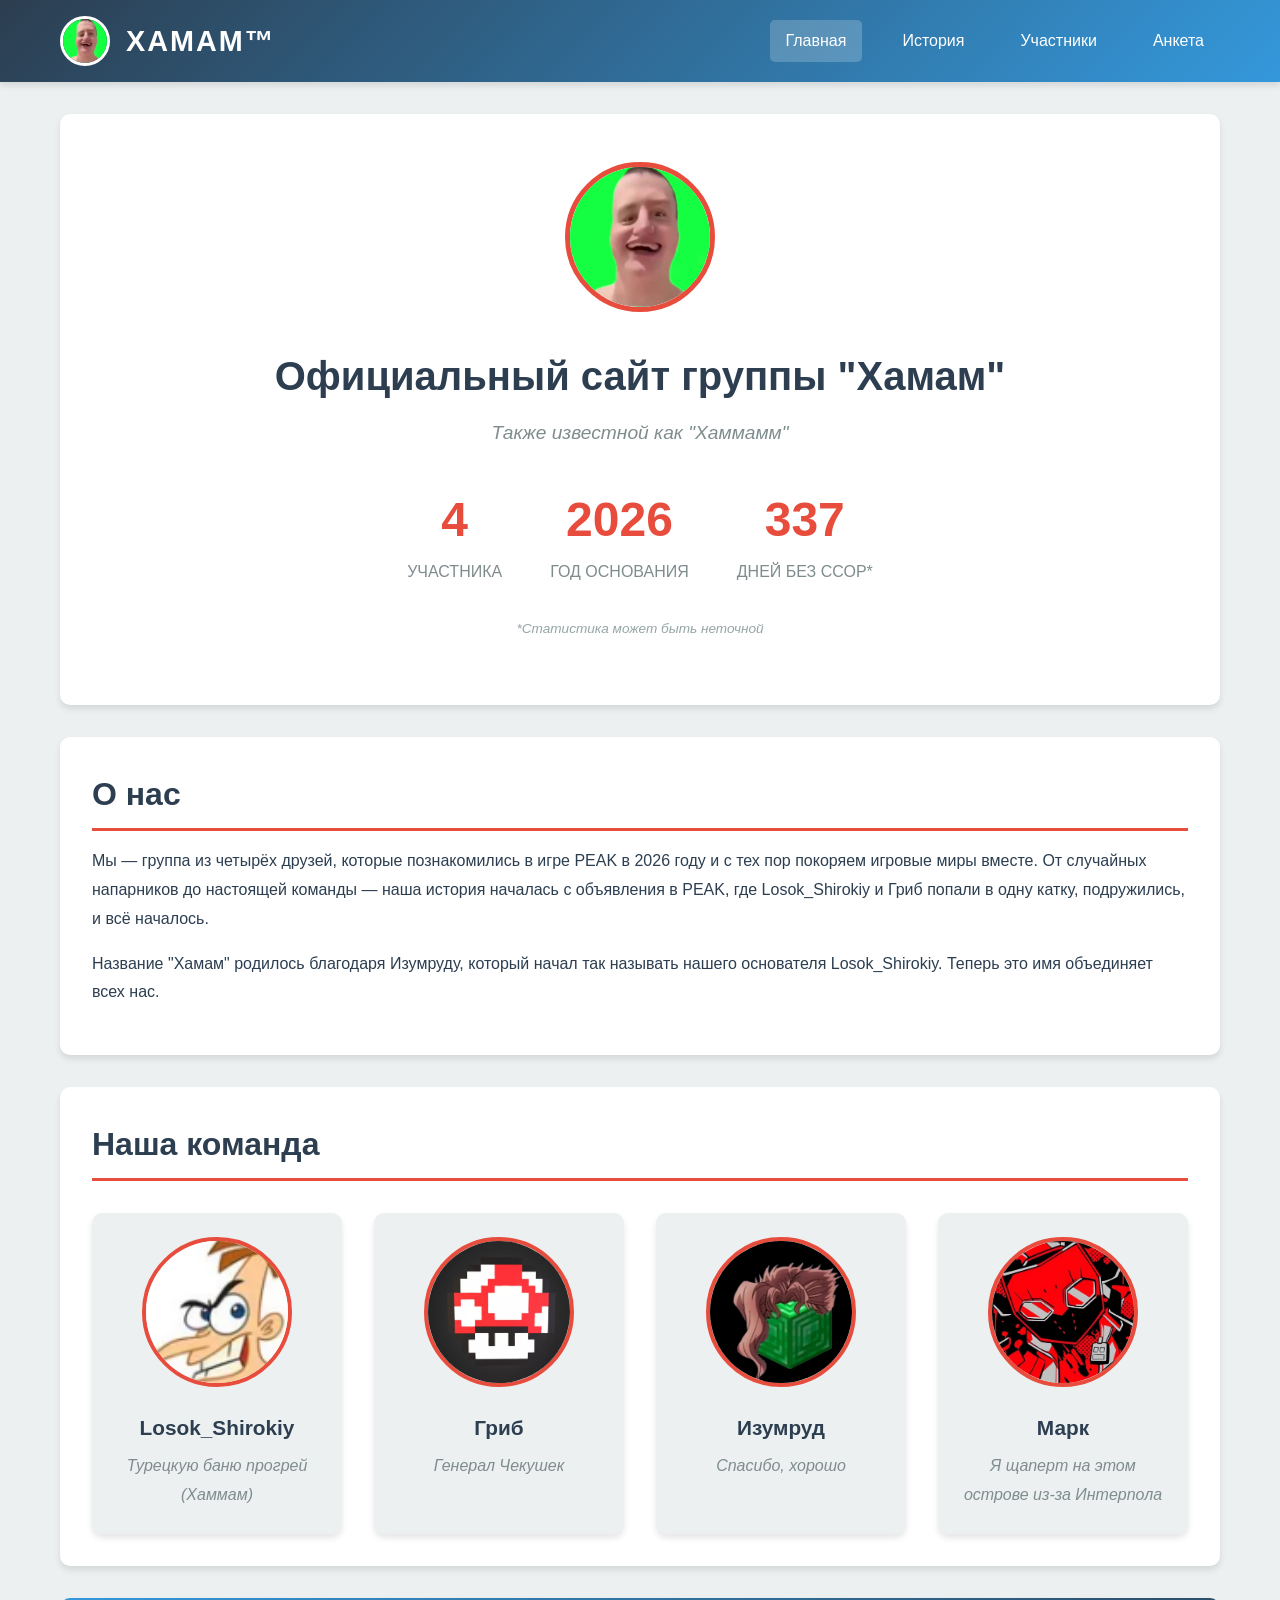
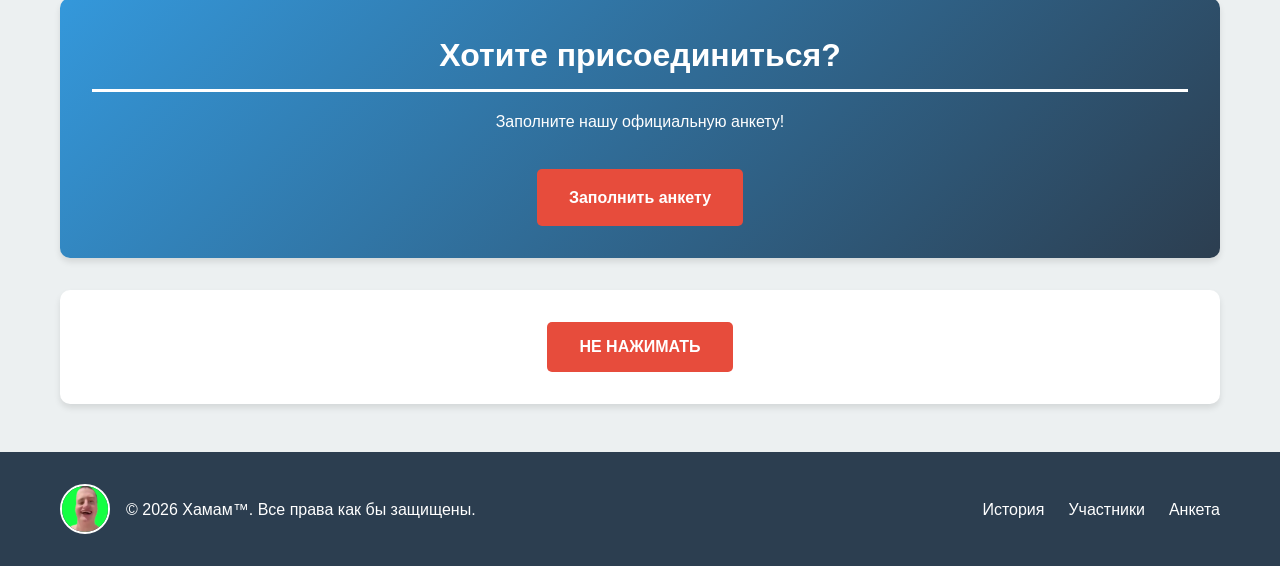
<file: index.html>
<!DOCTYPE html>
<html lang="ru">
<head>
    <meta charset="UTF-8">
    <meta name="viewport" content="width=device-width, initial-scale=1.0">
    <title>Хамам — Официальный сайт</title>
    <link rel="stylesheet" href="css/style.css">
</head>
<body>
    <header>
        <div class="container">
            <div class="logo-section">
                <img src="images/logo.jpg" alt="Логотип Хамама" class="logo">
                <h1>ХАМАМ™</h1>
            </div>
            <nav>
                <a href="index.html" class="active">Главная</a>
                <a href="history.html">История</a>
                <a href="members.html">Участники</a>
                <a href="anketa.html">Анкета</a>
            </nav>
        </div>
    </header>

    <main class="container">
        <section class="hero">
            <img src="images/logo.jpg" alt="Логотип группы" class="hero-logo">
            <h2>Официальный сайт группы "Хамам"</h2>
            <p class="tagline">Также известной как "Хаммамм"</p>
            <div class="stats">
                <div class="stat">
                    <span class="stat-number">4</span>
                    <span class="stat-label">Участника</span>
                </div>
                <div class="stat">
                    <span class="stat-number">2026</span>
                    <span class="stat-label">Год основания</span>
                </div>
                <div class="stat">
                    <span class="stat-number" id="days-counter">0</span>
                    <span class="stat-label">Дней без ссор*</span>
                </div>
            </div>
            <p class="disclaimer">*Статистика может быть неточной</p>
        </section>

        <section class="about">
            <h3>О нас</h3>
            <p>
                Мы — группа из четырёх друзей, которые познакомились в игре PEAK в 2026 году
                и с тех пор покоряем игровые миры вместе. От случайных напарников до настоящей
                команды — наша история началась с объявления в PEAK, где Losok_Shirokiy и Гриб
                попали в одну катку, подружились, и всё началось.
            </p>
            <p>
                Название "Хамам" родилось благодаря Изумруду, который начал так называть нашего
                основателя Losok_Shirokiy. Теперь это имя объединяет всех нас.
            </p>
        </section>

        <section class="members-preview">
            <h3>Наша команда</h3>
            <div class="members-grid">
                <a href="losok_shirokiy.html" class="member-card">
                    <img src="images/losok.png" alt="Losok_Shirokiy">
                    <h4>Losok_Shirokiy</h4>
                    <p>Турецкую баню прогрей (Хаммам)</p>
                </a>
                <a href="grib.html" class="member-card">
                    <img src="images/grib.png" alt="Гриб">
                    <h4>Гриб</h4>
                    <p>Генерал Чекушек</p>
                </a>
                <a href="izumrud.html" class="member-card">
                    <img src="images/izumrud.png" alt="Изумруд">
                    <h4>Изумруд</h4>
                    <p>Спасибо, хорошо</p>
                </a>
                <a href="mark.html" class="member-card">
                    <img src="images/mark.png" alt="Марк">
                    <h4>Марк</h4>
                    <p>Я щаперт на этом острове из-за Интерпола</p>
                </a>
            </div>
        </section>

        <section class="cta">
            <h3>Хотите присоединиться?</h3>
            <p>Заполните нашу официальную анкету!</p>
            <a href="anketa.html" class="btn">Заполнить анкету</a>
        </section>

        <section class="easter-egg">
            <button id="secret-btn" class="secret-button">НЕ НАЖИМАТЬ</button>
            <div id="secret-message" class="hidden">
                <p>🎉 Вы нашли секретное сообщение!</p>
                <p>"Персик сливы виноград я помылся омайгад" — Losok_Shirokiy, 2026</p>
            </div>
        </section>
    </main>

    <footer>
        <div class="container">
            <div class="footer-logo">
                <img src="images/logo.jpg" alt="Логотип Хамама">
                <p>© 2026 Хамам™. Все права как бы защищены.</p>
            </div>
            <div class="footer-links">
                <a href="history.html">История</a>
                <a href="members.html">Участники</a>
                <a href="anketa.html">Анкета</a>
            </div>
        </div>
    </footer>

    <script>
        // Счётчик дней без ссор
        const startDate = new Date('2026-01-01');
        const today = new Date();
        const days = Math.floor((today - startDate) / (1000 * 60 * 60 * 24));
        document.getElementById('days-counter').textContent = days;

        // Секретная кнопка
        document.getElementById('secret-btn').addEventListener('click', function() {
            const message = document.getElementById('secret-message');
            message.classList.toggle('hidden');
            this.textContent = message.classList.contains('hidden') ? 'НЕ НАЖИМАТЬ' : 'СКРЫТЬ';
        });
    </script>
</body>
</html>
</file>
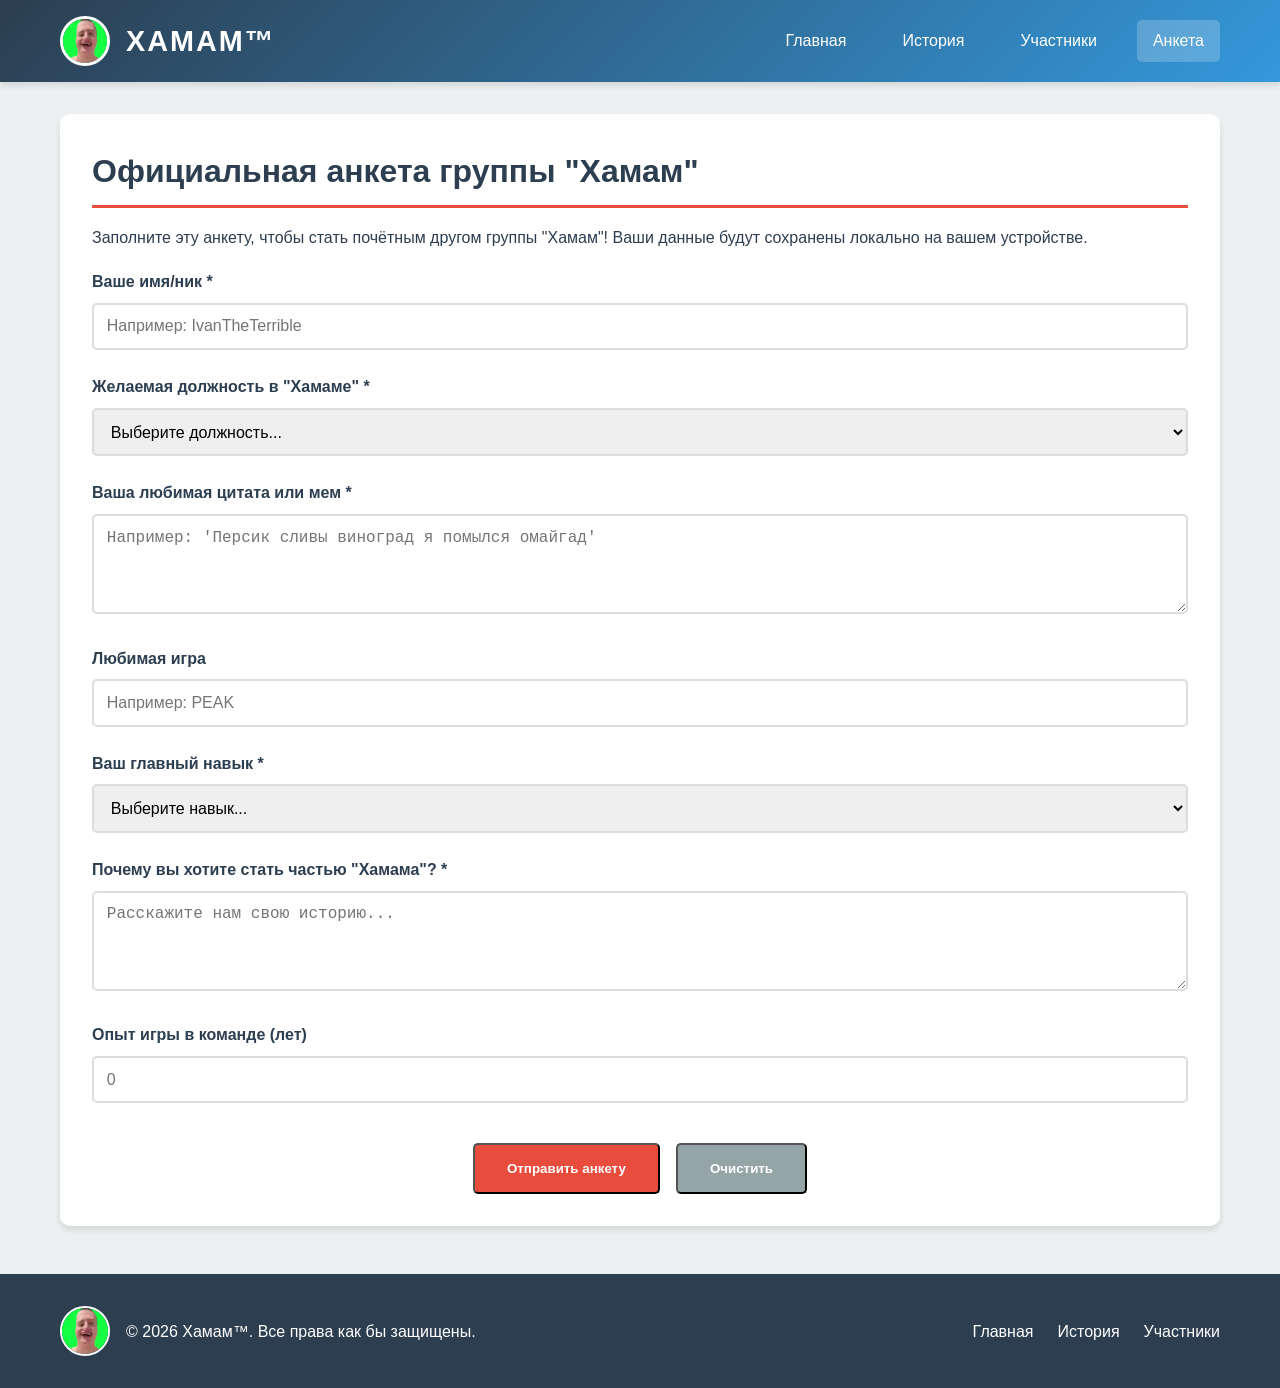
<file: anketa.html>
<!DOCTYPE html>
<html lang="ru">
<head>
    <meta charset="UTF-8">
    <meta name="viewport" content="width=device-width, initial-scale=1.0">
    <title>Анкета — Хамам</title>
    <link rel="stylesheet" href="css/style.css">
</head>
<body>
    <header>
        <div class="container">
            <div class="logo-section">
                <img src="images/logo.jpg" alt="Логотип Хамама" class="logo">
                <h1>ХАМАМ™</h1>
            </div>
            <nav>
                <a href="index.html">Главная</a>
                <a href="history.html">История</a>
                <a href="members.html">Участники</a>
                <a href="anketa.html" class="active">Анкета</a>
            </nav>
        </div>
    </header>

    <main class="container">
        <section id="form-section">
            <h3>Официальная анкета группы "Хамам"</h3>
            <p>
                Заполните эту анкету, чтобы стать почётным другом группы "Хамам"!
                Ваши данные будут сохранены локально на вашем устройстве.
            </p>

            <form id="anketa-form">
                <div class="form-group">
                    <label for="name">Ваше имя/ник *</label>
                    <input type="text" id="name" name="name" required placeholder="Например: IvanTheTerrible">
                </div>

                <div class="form-group">
                    <label for="position">Желаемая должность в "Хамаме" *</label>
                    <select id="position" name="position" required>
                        <option value="">Выберите должность...</option>
                        <option value="Пошла возня!">Пошла возня!</option>
                        <option value="Бем-бем-бем!">Бем-бем-бем!</option>
                        <option value="Изи бриджи">Изи бриджи</option>
                        <option value="Давай, до свидания!">Давай, до свидания!</option>
                        <option value="Работаем, братья, работаем!">Работаем, братья, работаем!</option>
                        <option value="Просто лучший, лучший!">Просто лучший, лучший!</option>
                        <option value="Ещё посидим, ещё посидим">Ещё посидим, ещё посидим</option>
                        <option value="Всё, отдыхай">Всё, отдыхай</option>
                        <option value="Другая">Другая (напишите в цитате)</option>
                    </select>
                </div>

                <div class="form-group">
                    <label for="quote">Ваша любимая цитата или мем *</label>
                    <textarea id="quote" name="quote" required placeholder="Например: 'Персик сливы виноград я помылся омайгад'"></textarea>
                </div>

                <div class="form-group">
                    <label for="game">Любимая игра</label>
                    <input type="text" id="game" name="game" placeholder="Например: PEAK">
                </div>

                <div class="form-group">
                    <label for="skill">Ваш главный навык *</label>
                    <select id="skill" name="skill" required>
                        <option value="">Выберите навык...</option>
                        <option value="Прохожу за всю команду">Прохожу за всю команду</option>
                        <option value="Нахожу лучшие объявления">Нахожу лучшие объявления</option>
                        <option value="Придумываю названия">Придумываю названия</option>
                        <option value="Дружу с основателями">Дружу с основателями</option>
                        <option value="Создаю мосты между людьми">Создаю мосты между людьми</option>
                        <option value="Пишу в Discord 24/7">Пишу в Discord 24/7</option>
                        <option value="Находящий баги">Нахожу баги</option>
                        <option value="Мастер мемов">Мастер мемов</option>
                    </select>
                </div>

                <div class="form-group">
                    <label for="why">Почему вы хотите стать частью "Хамама"? *</label>
                    <textarea id="why" name="why" required placeholder="Расскажите нам свою историю..."></textarea>
                </div>

                <div class="form-group">
                    <label for="experience">Опыт игры в команде (лет)</label>
                    <input type="number" id="experience" name="experience" min="0" max="99" placeholder="0">
                </div>

                <div class="form-actions">
                    <button type="submit" class="btn">Отправить анкету</button>
                    <button type="reset" class="btn btn-secondary">Очистить</button>
                </div>
            </form>
        </section>

        <section id="result-section" class="hidden">
            <h3>Ваша анкета сохранена!</h3>
            <div class="anketa-result" id="result-content"></div>
            <div style="text-align: center; margin-top: 2rem;">
                <button id="edit-btn" class="btn">Редактировать анкету</button>
                <button id="delete-btn" class="btn btn-secondary">Удалить анкету</button>
            </div>
        </section>
    </main>

    <footer>
        <div class="container">
            <div class="footer-logo">
                <img src="images/logo.jpg" alt="Логотип Хамама">
                <p>© 2026 Хамам™. Все права как бы защищены.</p>
            </div>
            <div class="footer-links">
                <a href="index.html">Главная</a>
                <a href="history.html">История</a>
                <a href="members.html">Участники</a>
            </div>
        </div>
    </footer>

    <script src="js/main.js"></script>
</body>
</html>
</file>
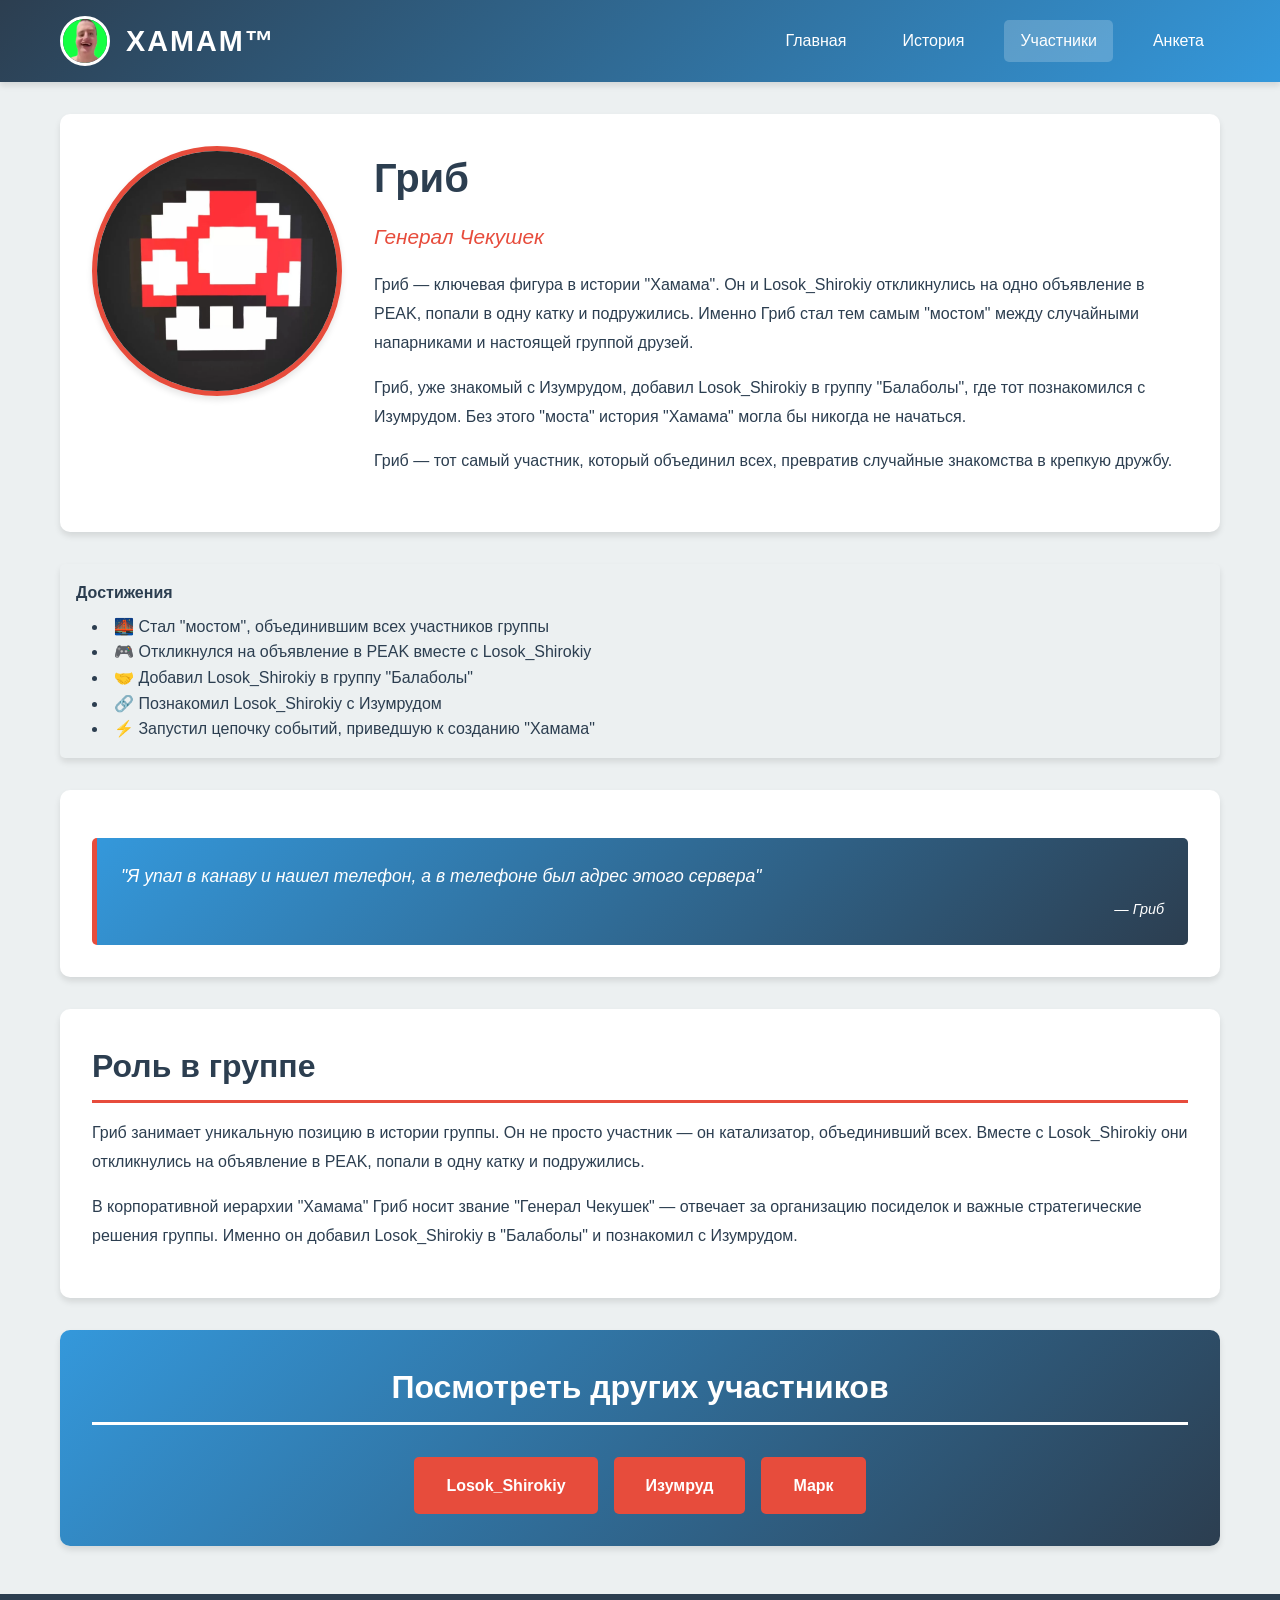
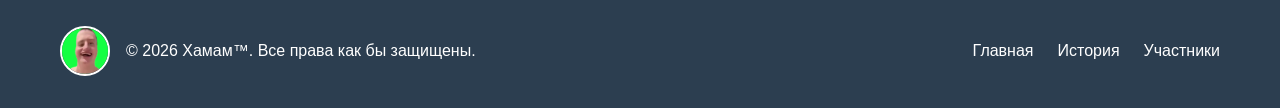
<file: grib.html>
<!DOCTYPE html>
<html lang="ru">
<head>
    <meta charset="UTF-8">
    <meta name="viewport" content="width=device-width, initial-scale=1.0">
    <title>Гриб — Хамам</title>
    <link rel="stylesheet" href="css/style.css">
</head>
<body>
    <header>
        <div class="container">
            <div class="logo-section">
                <img src="images/logo.jpg" alt="Логотип Хамама" class="logo">
                <h1>ХАМАМ™</h1>
            </div>
            <nav>
                <a href="index.html">Главная</a>
                <a href="history.html">История</a>
                <a href="members.html" class="active">Участники</a>
                <a href="anketa.html">Анкета</a>
            </nav>
        </div>
    </header>

    <main class="container">
        <section class="member-profile">
            <img src="images/grib.png" alt="Гриб" class="member-avatar">
            <div class="member-info">
                <h2 class="member-name">Гриб</h2>
                <p class="member-role">Генерал Чекушек</p>
                <div class="member-bio">
                    <p>
                        Гриб — ключевая фигура в истории "Хамама". Он и Losok_Shirokiy откликнулись
                        на одно объявление в PEAK, попали в одну катку и подружились. Именно Гриб стал
                        тем самым "мостом" между случайными напарниками и настоящей группой друзей.
                    </p>
                    <p>
                        Гриб, уже знакомый с Изумрудом, добавил Losok_Shirokiy в группу "Балаболы",
                        где тот познакомился с Изумрудом. Без этого "моста" история "Хамама" могла бы
                        никогда не начаться.
                    </p>
                    <p>
                        Гриб — тот самый участник, который объединил всех, превратив случайные
                        знакомства в крепкую дружбу.
                    </p>
                </div>
            </div>
        </section>

        <section class="member-achievements">
            <h4>Достижения</h4>
            <ul>
                <li>🌉 Стал "мостом", объединившим всех участников группы</li>
                <li>🎮 Откликнулся на объявление в PEAK вместе с Losok_Shirokiy</li>
                <li>🤝 Добавил Losok_Shirokiy в группу "Балаболы"</li>
                <li>🔗 Познакомил Losok_Shirokiy с Изумрудом</li>
                <li>⚡ Запустил цепочку событий, приведшую к созданию "Хамама"</li>
            </ul>
        </section>

        <section>
            <div class="member-quote">
                "Я упал в канаву и нашел телефон, а в телефоне был адрес этого сервера"
                <div style="margin-top: 0.5rem; text-align: right; font-size: 0.9rem;">
                    — Гриб
                </div>
            </div>
        </section>

        <section>
            <h3>Роль в группе</h3>
            <p>
                Гриб занимает уникальную позицию в истории группы. Он не просто участник —
                он катализатор, объединивший всех. Вместе с Losok_Shirokiy они откликнулись на
                объявление в PEAK, попали в одну катку и подружились.
            </p>
            <p>
                В корпоративной иерархии "Хамама" Гриб носит звание "Генерал Чекушек" —
                отвечает за организацию посиделок и важные стратегические решения группы.
                Именно он добавил Losok_Shirokiy в "Балаболы" и познакомил с Изумрудом.
            </p>
        </section>

        <section class="cta">
            <h3>Посмотреть других участников</h3>
            <div style="display: flex; gap: 1rem; justify-content: center; flex-wrap: wrap;">
                <a href="losok_shirokiy.html" class="btn">Losok_Shirokiy</a>
                <a href="izumrud.html" class="btn">Изумруд</a>
                <a href="mark.html" class="btn">Марк</a>
            </div>
        </section>
    </main>

    <footer>
        <div class="container">
            <div class="footer-logo">
                <img src="images/logo.jpg" alt="Логотип Хамама">
                <p>© 2026 Хамам™. Все права как бы защищены.</p>
            </div>
            <div class="footer-links">
                <a href="index.html">Главная</a>
                <a href="history.html">История</a>
                <a href="members.html">Участники</a>
            </div>
        </div>
    </footer>
</body>
</html>
</file>
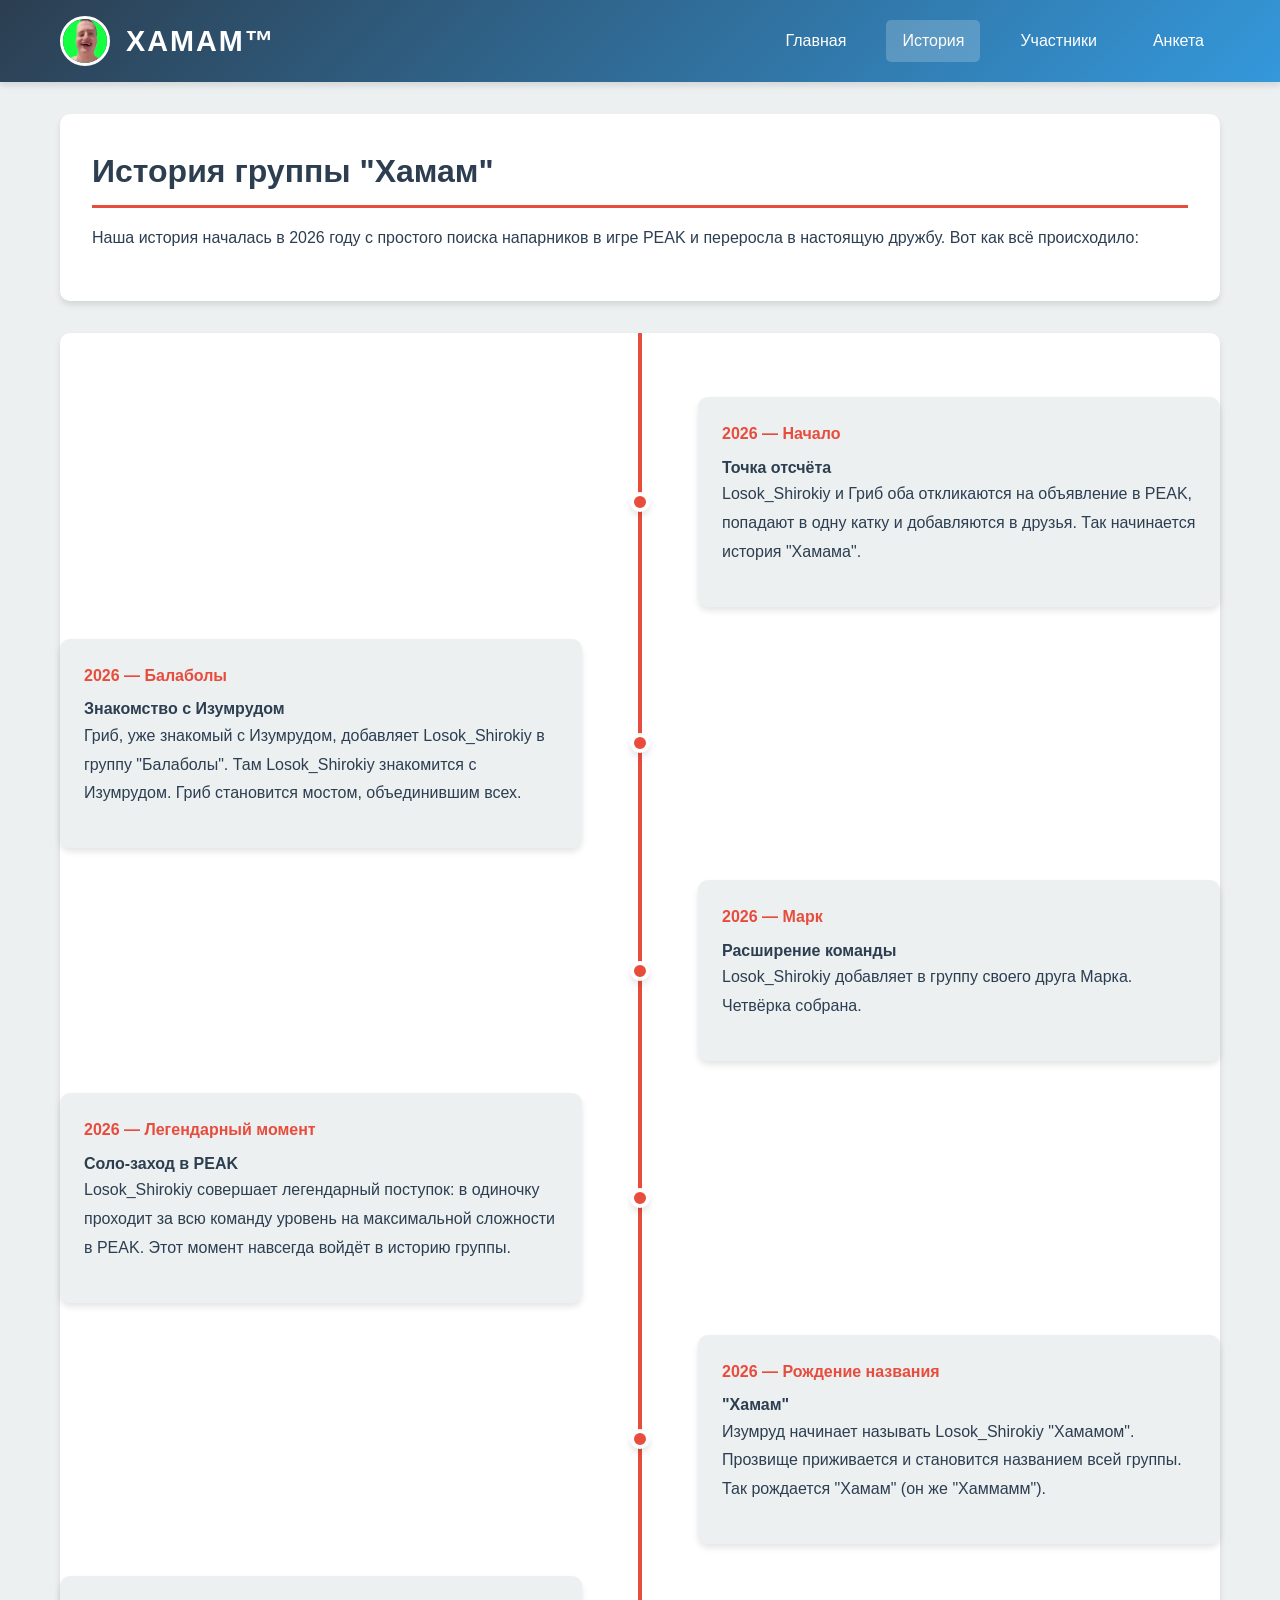
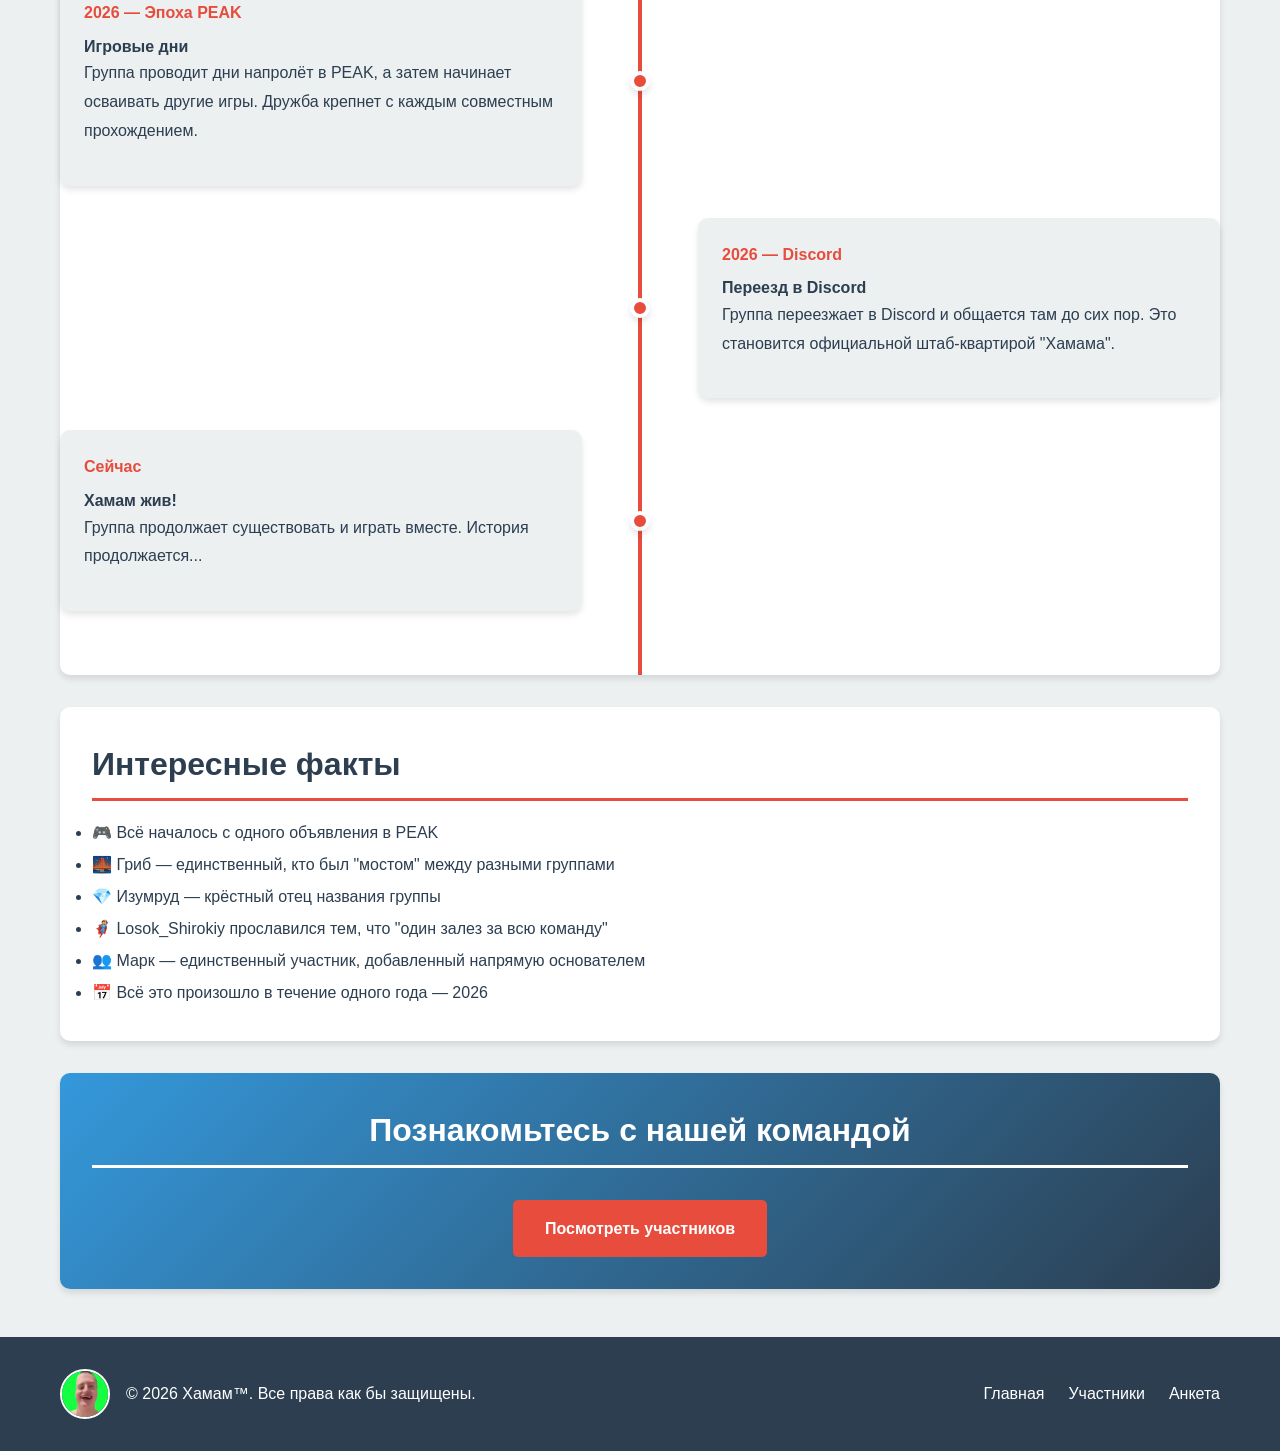
<file: history.html>
<!DOCTYPE html>
<html lang="ru">
<head>
    <meta charset="UTF-8">
    <meta name="viewport" content="width=device-width, initial-scale=1.0">
    <title>История — Хамам</title>
    <link rel="stylesheet" href="css/style.css">
</head>
<body>
    <header>
        <div class="container">
            <div class="logo-section">
                <img src="images/logo.jpg" alt="Логотип Хамама" class="logo">
                <h1>ХАМАМ™</h1>
            </div>
            <nav>
                <a href="index.html">Главная</a>
                <a href="history.html" class="active">История</a>
                <a href="members.html">Участники</a>
                <a href="anketa.html">Анкета</a>
            </nav>
        </div>
    </header>

    <main class="container">
        <section>
            <h3>История группы "Хамам"</h3>
            <p>
                Наша история началась в 2026 году с простого поиска напарников в игре PEAK
                и переросла в настоящую дружбу. Вот как всё происходило:
            </p>
        </section>

        <section class="timeline">
            <div class="timeline-item">
                <div class="timeline-dot"></div>
                <div class="timeline-content">
                    <div class="timeline-date">2026 — Начало</div>
                    <h4>Точка отсчёта</h4>
                    <p>
                        Losok_Shirokiy и Гриб оба откликаются на объявление в PEAK, попадают в одну катку
                        и добавляются в друзья. Так начинается история "Хамама".
                    </p>
                </div>
            </div>

            <div class="timeline-item">
                <div class="timeline-dot"></div>
                <div class="timeline-content">
                    <div class="timeline-date">2026 — Балаболы</div>
                    <h4>Знакомство с Изумрудом</h4>
                    <p>
                        Гриб, уже знакомый с Изумрудом, добавляет Losok_Shirokiy в группу "Балаболы".
                        Там Losok_Shirokiy знакомится с Изумрудом. Гриб становится мостом, объединившим всех.
                    </p>
                </div>
            </div>

            <div class="timeline-item">
                <div class="timeline-dot"></div>
                <div class="timeline-content">
                    <div class="timeline-date">2026 — Марк</div>
                    <h4>Расширение команды</h4>
                    <p>
                        Losok_Shirokiy добавляет в группу своего друга Марка. Четвёрка собрана.
                    </p>
                </div>
            </div>

            <div class="timeline-item">
                <div class="timeline-dot"></div>
                <div class="timeline-content">
                    <div class="timeline-date">2026 — Легендарный момент</div>
                    <h4>Соло-заход в PEAK</h4>
                    <p>
                        Losok_Shirokiy совершает легендарный поступок: в одиночку проходит
                        за всю команду уровень на максимальной сложности в PEAK. Этот момент
                        навсегда войдёт в историю группы.
                    </p>
                </div>
            </div>

            <div class="timeline-item">
                <div class="timeline-dot"></div>
                <div class="timeline-content">
                    <div class="timeline-date">2026 — Рождение названия</div>
                    <h4>"Хамам"</h4>
                    <p>
                        Изумруд начинает называть Losok_Shirokiy "Хамамом". Прозвище приживается
                        и становится названием всей группы. Так рождается "Хамам" (он же "Хаммамм").
                    </p>
                </div>
            </div>

            <div class="timeline-item">
                <div class="timeline-dot"></div>
                <div class="timeline-content">
                    <div class="timeline-date">2026 — Эпоха PEAK</div>
                    <h4>Игровые дни</h4>
                    <p>
                        Группа проводит дни напролёт в PEAK, а затем начинает осваивать другие игры.
                        Дружба крепнет с каждым совместным прохождением.
                    </p>
                </div>
            </div>

            <div class="timeline-item">
                <div class="timeline-dot"></div>
                <div class="timeline-content">
                    <div class="timeline-date">2026 — Discord</div>
                    <h4>Переезд в Discord</h4>
                    <p>
                        Группа переезжает в Discord и общается там до сих пор. Это становится
                        официальной штаб-квартирой "Хамама".
                    </p>
                </div>
            </div>

            <div class="timeline-item">
                <div class="timeline-dot"></div>
                <div class="timeline-content">
                    <div class="timeline-date">Сейчас</div>
                    <h4>Хамам жив!</h4>
                    <p>
                        Группа продолжает существовать и играть вместе. История продолжается...
                    </p>
                </div>
            </div>
        </section>

        <section>
            <h3>Интересные факты</h3>
            <ul style="line-height: 2;">
                <li>🎮 Всё началось с одного объявления в PEAK</li>
                <li>🌉 Гриб — единственный, кто был "мостом" между разными группами</li>
                <li>💎 Изумруд — крёстный отец названия группы</li>
                <li>🦸 Losok_Shirokiy прославился тем, что "один залез за всю команду"</li>
                <li>👥 Марк — единственный участник, добавленный напрямую основателем</li>
                <li>📅 Всё это произошло в течение одного года — 2026</li>
            </ul>
        </section>

        <section class="cta">
            <h3>Познакомьтесь с нашей командой</h3>
            <a href="members.html" class="btn">Посмотреть участников</a>
        </section>
    </main>

    <footer>
        <div class="container">
            <div class="footer-logo">
                <img src="images/logo.jpg" alt="Логотип Хамама">
                <p>© 2026 Хамам™. Все права как бы защищены.</p>
            </div>
            <div class="footer-links">
                <a href="index.html">Главная</a>
                <a href="members.html">Участники</a>
                <a href="anketa.html">Анкета</a>
            </div>
        </div>
    </footer>
</body>
</html>
</file>
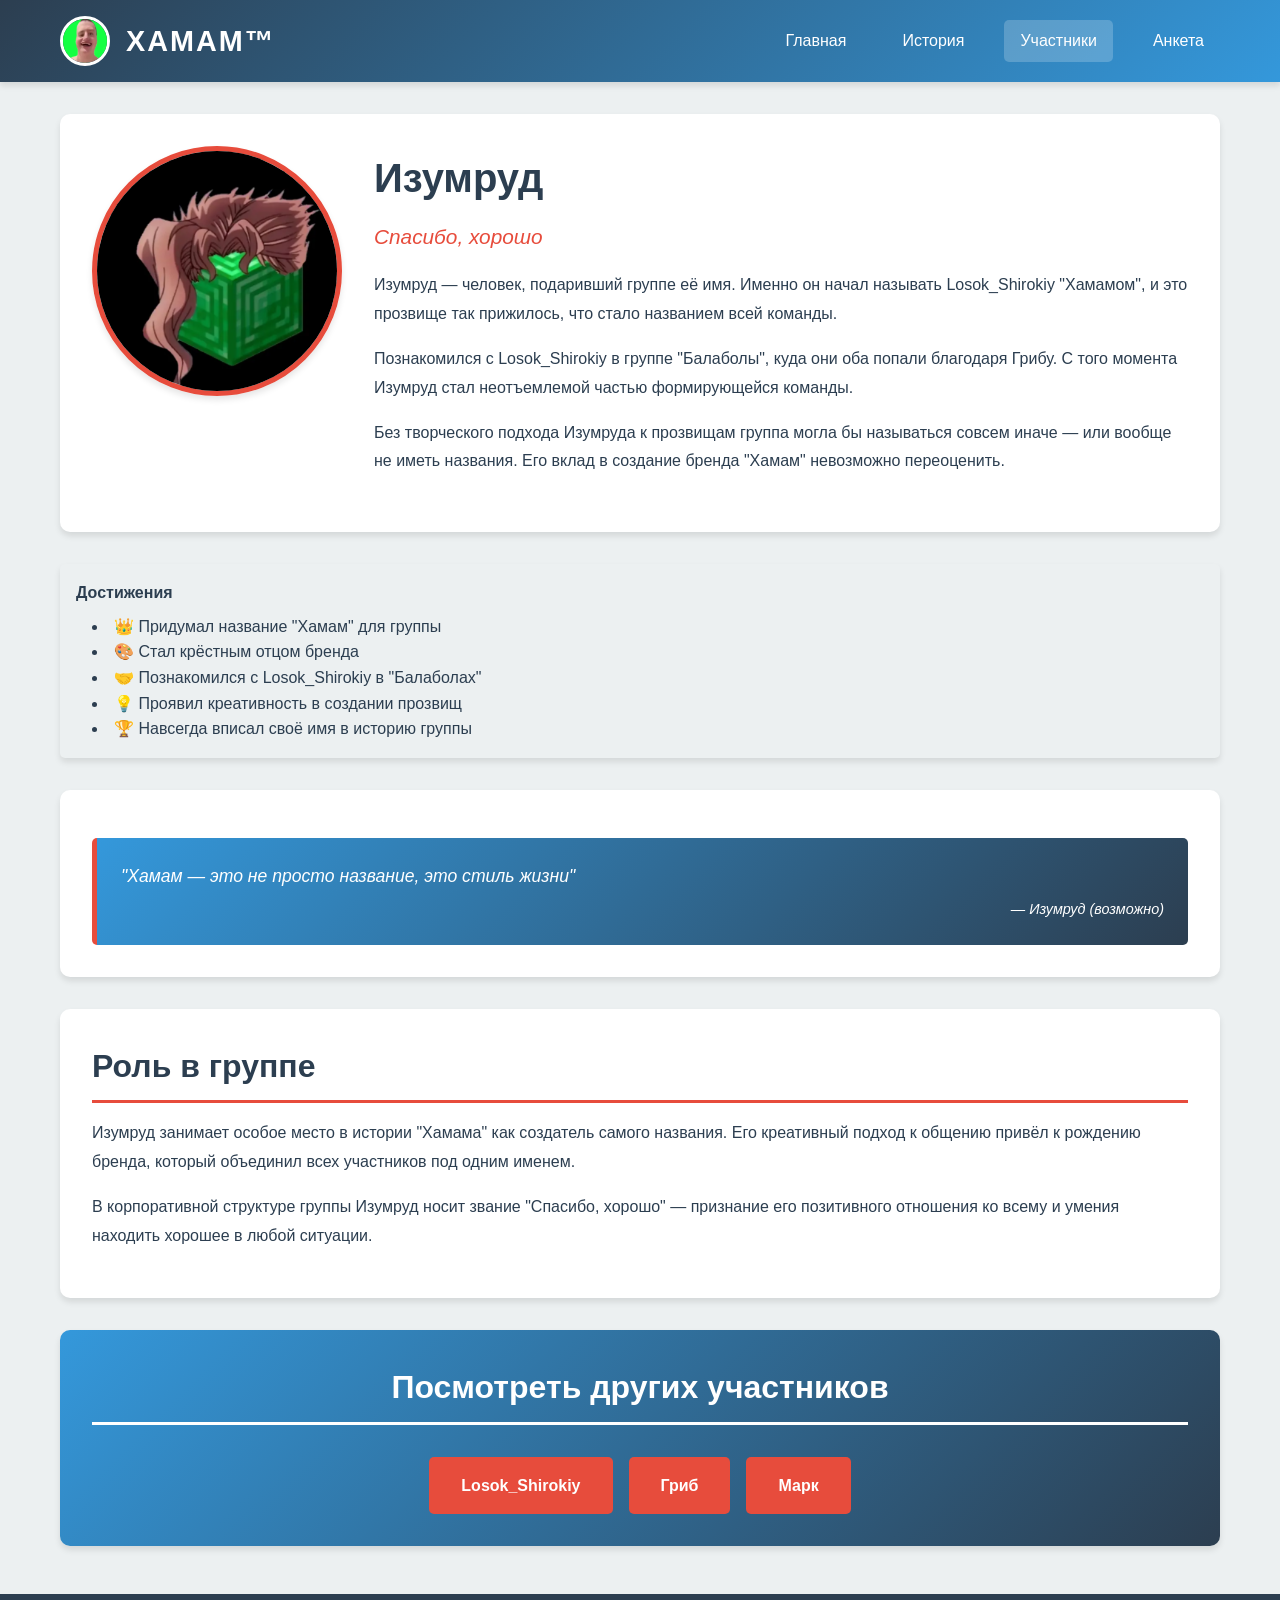
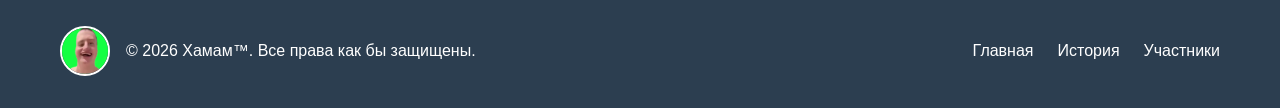
<file: izumrud.html>
<!DOCTYPE html>
<html lang="ru">
<head>
    <meta charset="UTF-8">
    <meta name="viewport" content="width=device-width, initial-scale=1.0">
    <title>Изумруд — Хамам</title>
    <link rel="stylesheet" href="css/style.css">
</head>
<body>
    <header>
        <div class="container">
            <div class="logo-section">
                <img src="images/logo.jpg" alt="Логотип Хамама" class="logo">
                <h1>ХАМАМ™</h1>
            </div>
            <nav>
                <a href="index.html">Главная</a>
                <a href="history.html">История</a>
                <a href="members.html" class="active">Участники</a>
                <a href="anketa.html">Анкета</a>
            </nav>
        </div>
    </header>

    <main class="container">
        <section class="member-profile">
            <img src="images/izumrud.png" alt="Изумруд" class="member-avatar">
            <div class="member-info">
                <h2 class="member-name">Изумруд</h2>
                <p class="member-role">Спасибо, хорошо</p>
                <div class="member-bio">
                    <p>
                        Изумруд — человек, подаривший группе её имя. Именно он начал называть
                        Losok_Shirokiy "Хамамом", и это прозвище так прижилось, что стало
                        названием всей команды.
                    </p>
                    <p>
                        Познакомился с Losok_Shirokiy в группе "Балаболы", куда они оба попали
                        благодаря Грибу. С того момента Изумруд стал неотъемлемой частью формирующейся
                        команды.
                    </p>
                    <p>
                        Без творческого подхода Изумруда к прозвищам группа могла бы называться
                        совсем иначе — или вообще не иметь названия. Его вклад в создание бренда
                        "Хамам" невозможно переоценить.
                    </p>
                </div>
            </div>
        </section>

        <section class="member-achievements">
            <h4>Достижения</h4>
            <ul>
                <li>👑 Придумал название "Хамам" для группы</li>
                <li>🎨 Стал крёстным отцом бренда</li>
                <li>🤝 Познакомился с Losok_Shirokiy в "Балаболах"</li>
                <li>💡 Проявил креативность в создании прозвищ</li>
                <li>🏆 Навсегда вписал своё имя в историю группы</li>
            </ul>
        </section>

        <section>
            <div class="member-quote">
                "Хамам — это не просто название, это стиль жизни"
                <div style="margin-top: 0.5rem; text-align: right; font-size: 0.9rem;">
                    — Изумруд (возможно)
                </div>
            </div>
        </section>

        <section>
            <h3>Роль в группе</h3>
            <p>
                Изумруд занимает особое место в истории "Хамама" как создатель самого названия.
                Его креативный подход к общению привёл к рождению бренда, который объединил всех
                участников под одним именем.
            </p>
            <p>
                В корпоративной структуре группы Изумруд носит звание "Спасибо, хорошо" —
                признание его позитивного отношения ко всему и умения находить хорошее в любой ситуации.
            </p>
        </section>

        <section class="cta">
            <h3>Посмотреть других участников</h3>
            <div style="display: flex; gap: 1rem; justify-content: center; flex-wrap: wrap;">
                <a href="losok_shirokiy.html" class="btn">Losok_Shirokiy</a>
                <a href="grib.html" class="btn">Гриб</a>
                <a href="mark.html" class="btn">Марк</a>
            </div>
        </section>
    </main>

    <footer>
        <div class="container">
            <div class="footer-logo">
                <img src="images/logo.jpg" alt="Логотип Хамама">
                <p>© 2026 Хамам™. Все права как бы защищены.</p>
            </div>
            <div class="footer-links">
                <a href="index.html">Главная</a>
                <a href="history.html">История</a>
                <a href="members.html">Участники</a>
            </div>
        </div>
    </footer>
</body>
</html>
</file>
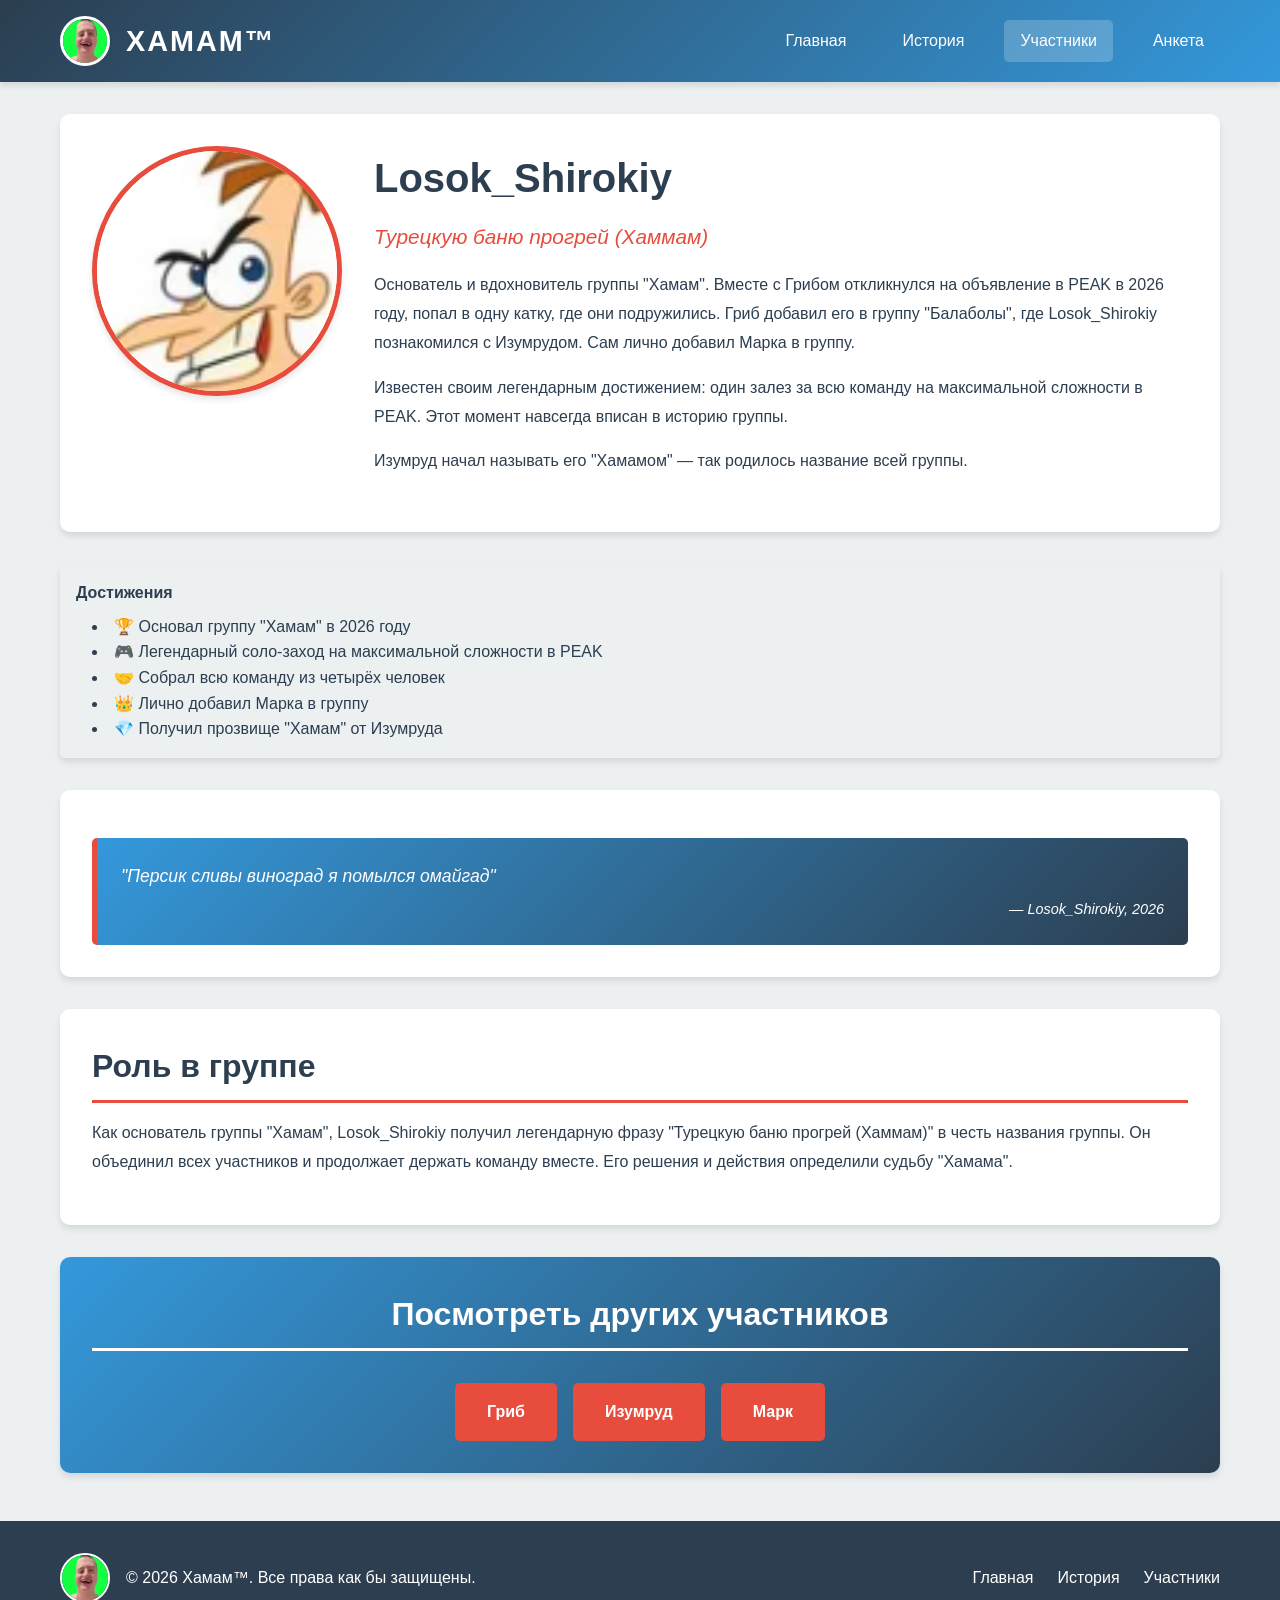
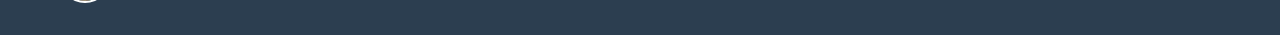
<file: losok_shirokiy.html>
<!DOCTYPE html>
<html lang="ru">
<head>
    <meta charset="UTF-8">
    <meta name="viewport" content="width=device-width, initial-scale=1.0">
    <title>Losok_Shirokiy — Хамам</title>
    <link rel="stylesheet" href="css/style.css">
</head>
<body>
    <header>
        <div class="container">
            <div class="logo-section">
                <img src="images/logo.jpg" alt="Логотип Хамама" class="logo">
                <h1>ХАМАМ™</h1>
            </div>
            <nav>
                <a href="index.html">Главная</a>
                <a href="history.html">История</a>
                <a href="members.html" class="active">Участники</a>
                <a href="anketa.html">Анкета</a>
            </nav>
        </div>
    </header>

    <main class="container">
        <section class="member-profile">
            <img src="images/losok.png" alt="Losok_Shirokiy" class="member-avatar">
            <div class="member-info">
                <h2 class="member-name">Losok_Shirokiy</h2>
                <p class="member-role">Турецкую баню прогрей (Хаммам)</p>
                <div class="member-bio">
                    <p>
                        Основатель и вдохновитель группы "Хамам". Вместе с Грибом откликнулся на объявление
                        в PEAK в 2026 году, попал в одну катку, где они подружились. Гриб добавил его
                        в группу "Балаболы", где Losok_Shirokiy познакомился с Изумрудом.
                        Сам лично добавил Марка в группу.
                    </p>
                    <p>
                        Известен своим легендарным достижением: один залез за всю команду на максимальной
                        сложности в PEAK. Этот момент навсегда вписан в историю группы.
                    </p>
                    <p>
                        Изумруд начал называть его "Хамамом" — так родилось название всей группы.
                    </p>
                </div>
            </div>
        </section>

        <section class="member-achievements">
            <h4>Достижения</h4>
            <ul>
                <li>🏆 Основал группу "Хамам" в 2026 году</li>
                <li>🎮 Легендарный соло-заход на максимальной сложности в PEAK</li>
                <li>🤝 Собрал всю команду из четырёх человек</li>
                <li>👑 Лично добавил Марка в группу</li>
                <li>💎 Получил прозвище "Хамам" от Изумруда</li>
            </ul>
        </section>

        <section>
            <div class="member-quote">
                "Персик сливы виноград я помылся омайгад"
                <div style="margin-top: 0.5rem; text-align: right; font-size: 0.9rem;">
                    — Losok_Shirokiy, 2026
                </div>
            </div>
        </section>

        <section>
            <h3>Роль в группе</h3>
            <p>
                Как основатель группы "Хамам", Losok_Shirokiy получил легендарную фразу "Турецкую баню прогрей (Хаммам)"
                в честь названия группы. Он объединил всех участников и продолжает держать команду вместе.
                Его решения и действия определили судьбу "Хамама".
            </p>
        </section>

        <section class="cta">
            <h3>Посмотреть других участников</h3>
            <div style="display: flex; gap: 1rem; justify-content: center; flex-wrap: wrap;">
                <a href="grib.html" class="btn">Гриб</a>
                <a href="izumrud.html" class="btn">Изумруд</a>
                <a href="mark.html" class="btn">Марк</a>
            </div>
        </section>
    </main>

    <footer>
        <div class="container">
            <div class="footer-logo">
                <img src="images/logo.jpg" alt="Логотип Хамама">
                <p>© 2026 Хамам™. Все права как бы защищены.</p>
            </div>
            <div class="footer-links">
                <a href="index.html">Главная</a>
                <a href="history.html">История</a>
                <a href="members.html">Участники</a>
            </div>
        </div>
    </footer>
</body>
</html>
</file>
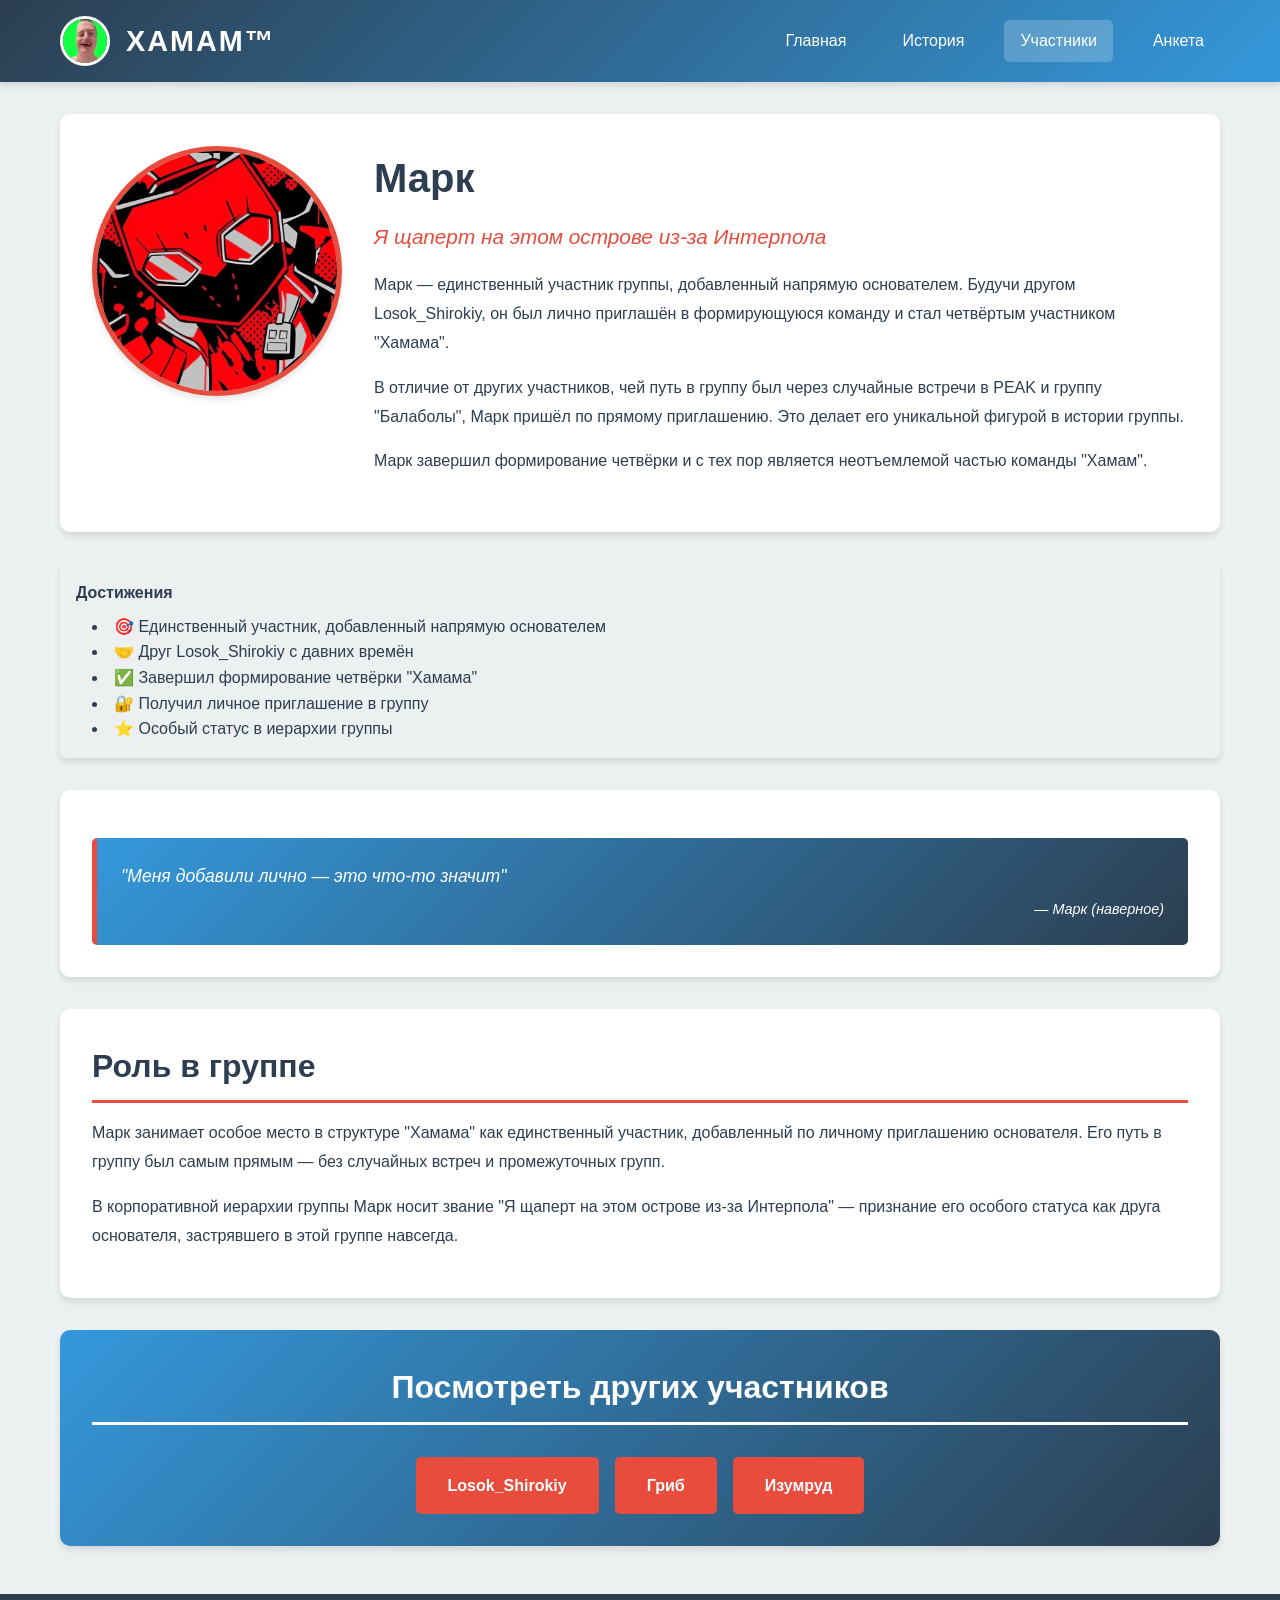
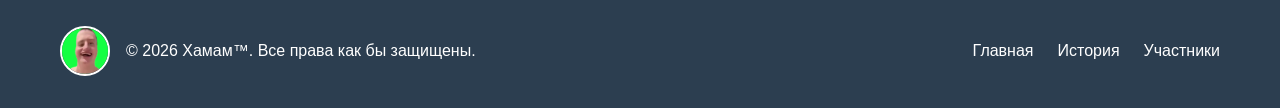
<file: mark.html>
<!DOCTYPE html>
<html lang="ru">
<head>
    <meta charset="UTF-8">
    <meta name="viewport" content="width=device-width, initial-scale=1.0">
    <title>Марк — Хамам</title>
    <link rel="stylesheet" href="css/style.css">
</head>
<body>
    <header>
        <div class="container">
            <div class="logo-section">
                <img src="images/logo.jpg" alt="Логотип Хамама" class="logo">
                <h1>ХАМАМ™</h1>
            </div>
            <nav>
                <a href="index.html">Главная</a>
                <a href="history.html">История</a>
                <a href="members.html" class="active">Участники</a>
                <a href="anketa.html">Анкета</a>
            </nav>
        </div>
    </header>

    <main class="container">
        <section class="member-profile">
            <img src="images/mark.png" alt="Марк" class="member-avatar">
            <div class="member-info">
                <h2 class="member-name">Марк</h2>
<p class="member-role">Я щаперт на этом острове из-за Интерпола</p>
                <div class="member-bio">
                    <p>
                        Марк — единственный участник группы, добавленный напрямую основателем.
                        Будучи другом Losok_Shirokiy, он был лично приглашён в формирующуюся команду
                        и стал четвёртым участником "Хамама".
                    </p>
                    <p>
                        В отличие от других участников, чей путь в группу был через случайные встречи
                        в PEAK и группу "Балаболы", Марк пришёл по прямому приглашению. Это делает
                        его уникальной фигурой в истории группы.
                    </p>
                    <p>
                        Марк завершил формирование четвёрки и с тех пор является неотъемлемой частью
                        команды "Хамам".
                    </p>
                </div>
            </div>
        </section>

        <section class="member-achievements">
            <h4>Достижения</h4>
            <ul>
                <li>🎯 Единственный участник, добавленный напрямую основателем</li>
                <li>🤝 Друг Losok_Shirokiy с давних времён</li>
                <li>✅ Завершил формирование четвёрки "Хамама"</li>
                <li>🔐 Получил личное приглашение в группу</li>
                <li>⭐ Особый статус в иерархии группы</li>
            </ul>
        </section>

        <section>
            <div class="member-quote">
                "Меня добавили лично — это что-то значит"
                <div style="margin-top: 0.5rem; text-align: right; font-size: 0.9rem;">
                    — Марк (наверное)
                </div>
            </div>
        </section>

        <section>
            <h3>Роль в группе</h3>
            <p>
                Марк занимает особое место в структуре "Хамама" как единственный участник,
                добавленный по личному приглашению основателя. Его путь в группу был самым прямым —
                без случайных встреч и промежуточных групп.
            </p>
            <p>
                В корпоративной иерархии группы Марк носит звание "Я щаперт на этом острове из-за Интерпола" —
                признание его особого статуса как друга основателя, застрявшего в этой группе навсегда.
            </p>
        </section>

        <section class="cta">
            <h3>Посмотреть других участников</h3>
            <div style="display: flex; gap: 1rem; justify-content: center; flex-wrap: wrap;">
                <a href="losok_shirokiy.html" class="btn">Losok_Shirokiy</a>
                <a href="grib.html" class="btn">Гриб</a>
                <a href="izumrud.html" class="btn">Изумруд</a>
            </div>
        </section>
    </main>

    <footer>
        <div class="container">
            <div class="footer-logo">
                <img src="images/logo.jpg" alt="Логотип Хамама">
                <p>© 2026 Хамам™. Все права как бы защищены.</p>
            </div>
            <div class="footer-links">
                <a href="index.html">Главная</a>
                <a href="history.html">История</a>
                <a href="members.html">Участники</a>
            </div>
        </div>
    </footer>
</body>
</html>
</file>
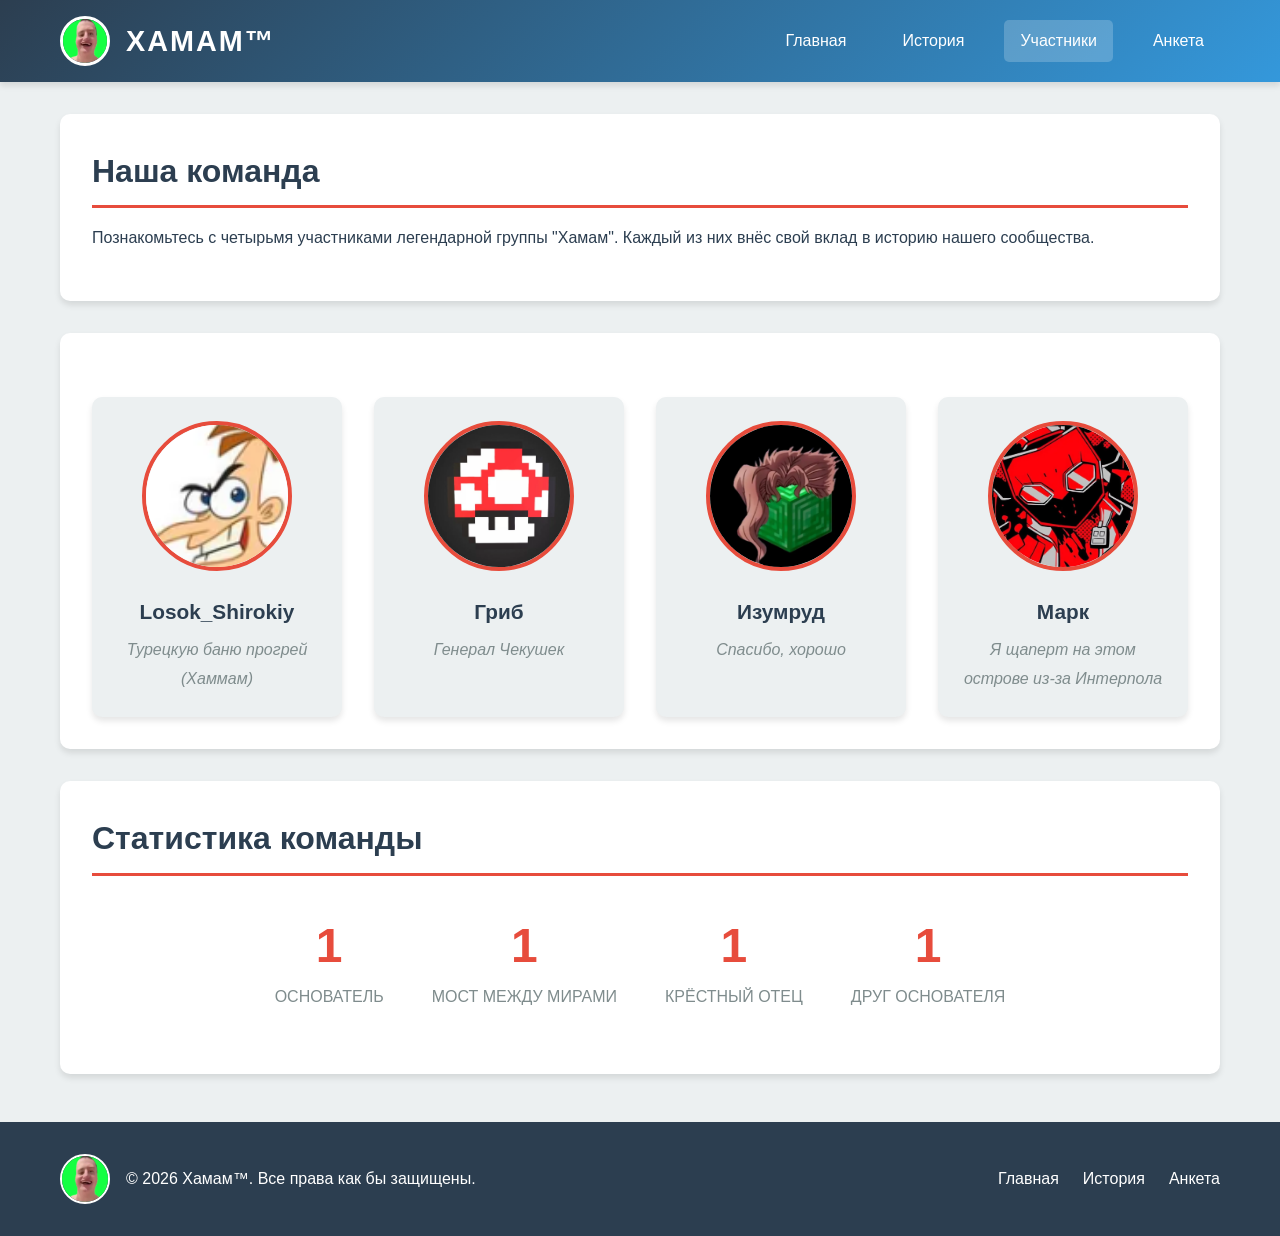
<file: members.html>
<!DOCTYPE html>
<html lang="ru">
<head>
    <meta charset="UTF-8">
    <meta name="viewport" content="width=device-width, initial-scale=1.0">
    <title>Участники — Хамам</title>
    <link rel="stylesheet" href="css/style.css">
</head>
<body>
    <header>
        <div class="container">
            <div class="logo-section">
                <img src="images/logo.jpg" alt="Логотип Хамама" class="logo">
                <h1>ХАМАМ™</h1>
            </div>
            <nav>
                <a href="index.html">Главная</a>
                <a href="history.html">История</a>
                <a href="members.html" class="active">Участники</a>
                <a href="anketa.html">Анкета</a>
            </nav>
        </div>
    </header>

    <main class="container">
        <section>
            <h3>Наша команда</h3>
            <p>
                Познакомьтесь с четырьмя участниками легендарной группы "Хамам".
                Каждый из них внёс свой вклад в историю нашего сообщества.
            </p>
        </section>

        <section class="members-preview">
            <div class="members-grid">
                <a href="losok_shirokiy.html" class="member-card">
                    <img src="images/losok.png" alt="Losok_Shirokiy">
                    <h4>Losok_Shirokiy</h4>
                    <p>Турецкую баню прогрей (Хаммам)</p>
                </a>
                <a href="grib.html" class="member-card">
                    <img src="images/grib.png" alt="Гриб">
                    <h4>Гриб</h4>
                    <p>Генерал Чекушек</p>
                </a>
                <a href="izumrud.html" class="member-card">
                    <img src="images/izumrud.png" alt="Изумруд">
                    <h4>Изумруд</h4>
                    <p>Спасибо, хорошо</p>
                </a>
                <a href="mark.html" class="member-card">
                    <img src="images/mark.png" alt="Марк">
                    <h4>Марк</h4>
                    <p>Я щаперт на этом острове из-за Интерпола</p>
                </a>
            </div>
        </section>

        <section>
            <h3>Статистика команды</h3>
            <div class="stats">
                <div class="stat">
                    <span class="stat-number">1</span>
                    <span class="stat-label">Основатель</span>
                </div>
                <div class="stat">
                    <span class="stat-number">1</span>
                    <span class="stat-label">Мост между мирами</span>
                </div>
                <div class="stat">
                    <span class="stat-number">1</span>
                    <span class="stat-label">Крёстный отец</span>
                </div>
                <div class="stat">
                    <span class="stat-number">1</span>
                    <span class="stat-label">Друг основателя</span>
                </div>
            </div>
        </section>
    </main>

    <footer>
        <div class="container">
            <div class="footer-logo">
                <img src="images/logo.jpg" alt="Логотип Хамама">
                <p>© 2026 Хамам™. Все права как бы защищены.</p>
            </div>
            <div class="footer-links">
                <a href="index.html">Главная</a>
                <a href="history.html">История</a>
                <a href="anketa.html">Анкета</a>
            </div>
        </div>
    </footer>
</body>
</html>
</file>
<file: css/style.css>
/* Общие стили */
* {
    margin: 0;
    padding: 0;
    box-sizing: border-box;
}

:root {
    --primary-color: #2c3e50;
    --secondary-color: #e74c3c;
    --accent-color: #3498db;
    --bg-color: #ecf0f1;
    --text-color: #2c3e50;
    --card-bg: #ffffff;
    --shadow: 0 4px 6px rgba(0, 0, 0, 0.1);
    --shadow-hover: 0 8px 12px rgba(0, 0, 0, 0.15);
}

body {
    font-family: 'Segoe UI', Tahoma, Geneva, Verdana, sans-serif;
    background-color: var(--bg-color);
    color: var(--text-color);
    line-height: 1.6;
}

.container {
    max-width: 1200px;
    margin: 0 auto;
    padding: 0 20px;
}

/* Шапка */
header {
    background: linear-gradient(135deg, var(--primary-color), var(--accent-color));
    color: white;
    padding: 1rem 0;
    box-shadow: var(--shadow);
    position: sticky;
    top: 0;
    z-index: 100;
}

header .container {
    display: flex;
    justify-content: space-between;
    align-items: center;
    flex-wrap: wrap;
}

.logo-section {
    display: flex;
    align-items: center;
    gap: 1rem;
}

.logo {
    width: 50px;
    height: 50px;
    border-radius: 50%;
    border: 3px solid white;
    object-fit: cover;
}

header h1 {
    font-size: 1.8rem;
    font-weight: 700;
    letter-spacing: 2px;
}

nav {
    display: flex;
    gap: 1.5rem;
}

nav a {
    color: white;
    text-decoration: none;
    font-weight: 500;
    transition: all 0.3s ease;
    padding: 0.5rem 1rem;
    border-radius: 5px;
}

nav a:hover,
nav a.active {
    background-color: rgba(255, 255, 255, 0.2);
}

/* Главная секция */
.hero {
    text-align: center;
    padding: 3rem 0;
    background: white;
    border-radius: 10px;
    margin: 2rem 0;
    box-shadow: var(--shadow);
}

.hero-logo {
    width: 150px;
    height: 150px;
    border-radius: 50%;
    margin-bottom: 1.5rem;
    border: 5px solid var(--secondary-color);
    object-fit: cover;
}

.hero h2 {
    font-size: 2.5rem;
    color: var(--primary-color);
    margin-bottom: 0.5rem;
}

.tagline {
    font-size: 1.2rem;
    color: #7f8c8d;
    margin-bottom: 2rem;
    font-style: italic;
}

/* Статистика */
.stats {
    display: flex;
    justify-content: center;
    gap: 3rem;
    margin: 2rem 0;
    flex-wrap: wrap;
}

.stat {
    display: flex;
    flex-direction: column;
    align-items: center;
}

.stat-number {
    font-size: 3rem;
    font-weight: 700;
    color: var(--secondary-color);
}

.stat-label {
    font-size: 1rem;
    color: #7f8c8d;
    text-transform: uppercase;
}

.disclaimer {
    font-size: 0.85rem;
    color: #95a5a6;
    font-style: italic;
}

/* Секции */
section {
    background: white;
    padding: 2rem;
    margin: 2rem 0;
    border-radius: 10px;
    box-shadow: var(--shadow);
}

section h3 {
    font-size: 2rem;
    color: var(--primary-color);
    margin-bottom: 1rem;
    border-bottom: 3px solid var(--secondary-color);
    padding-bottom: 0.5rem;
}

section p {
    margin-bottom: 1rem;
    line-height: 1.8;
}

/* Карточки участников */
.members-grid {
    display: grid;
    grid-template-columns: repeat(auto-fit, minmax(250px, 1fr));
    gap: 2rem;
    margin-top: 2rem;
}

.member-card {
    background: var(--bg-color);
    padding: 1.5rem;
    border-radius: 10px;
    text-align: center;
    transition: all 0.3s ease;
    text-decoration: none;
    color: var(--text-color);
    box-shadow: var(--shadow);
}

.member-card:hover {
    transform: translateY(-5px);
    box-shadow: var(--shadow-hover);
}

.member-card img {
    width: 150px;
    height: 150px;
    border-radius: 50%;
    margin-bottom: 1rem;
    border: 4px solid var(--secondary-color);
    object-fit: cover;
}

.member-card h4 {
    font-size: 1.3rem;
    color: var(--primary-color);
    margin-bottom: 0.5rem;
}

.member-card p {
    color: #7f8c8d;
    font-style: italic;
    margin: 0;
}

/* CTA секция */
.cta {
    text-align: center;
    background: linear-gradient(135deg, var(--accent-color), var(--primary-color));
    color: white;
}

.cta h3 {
    color: white;
    border-bottom-color: white;
}

.btn {
    display: inline-block;
    padding: 1rem 2rem;
    background: var(--secondary-color);
    color: white;
    text-decoration: none;
    border-radius: 5px;
    font-weight: 600;
    transition: all 0.3s ease;
    margin-top: 1rem;
}

.btn:hover {
    background: #c0392b;
    transform: scale(1.05);
}

/* Пасхалка */
.easter-egg {
    text-align: center;
    position: relative;
}

.secret-button {
    padding: 1rem 2rem;
    background: var(--secondary-color);
    color: white;
    border: none;
    border-radius: 5px;
    font-size: 1rem;
    font-weight: 600;
    cursor: pointer;
    transition: all 0.3s ease;
}

.secret-button:hover {
    background: #c0392b;
    transform: scale(1.05);
}

.hidden {
    display: none;
}

#secret-message {
    margin-top: 1rem;
    padding: 1rem;
    background: #ffe66d;
    border-radius: 5px;
    font-size: 1.1rem;
}

/* Таймлайн */
.timeline {
    position: relative;
    padding: 2rem 0;
}

.timeline::before {
    content: '';
    position: absolute;
    left: 50%;
    top: 0;
    bottom: 0;
    width: 4px;
    background: var(--secondary-color);
    transform: translateX(-50%);
}

.timeline-item {
    display: flex;
    justify-content: space-between;
    align-items: center;
    margin: 2rem 0;
    position: relative;
}

.timeline-item:nth-child(odd) .timeline-content {
    margin-left: auto;
}

.timeline-content {
    background: var(--bg-color);
    padding: 1.5rem;
    border-radius: 10px;
    width: 45%;
    box-shadow: var(--shadow);
    position: relative;
}

.timeline-dot {
    width: 20px;
    height: 20px;
    background: var(--secondary-color);
    border: 4px solid white;
    border-radius: 50%;
    position: absolute;
    left: 50%;
    transform: translateX(-50%);
    z-index: 2;
    box-shadow: var(--shadow);
}

.timeline-date {
    font-weight: 700;
    color: var(--secondary-color);
    margin-bottom: 0.5rem;
}

/* Страница участника */
.member-profile {
    display: flex;
    gap: 2rem;
    align-items: flex-start;
    flex-wrap: wrap;
}

.member-avatar {
    width: 250px;
    height: 250px;
    border-radius: 50%;
    border: 5px solid var(--secondary-color);
    object-fit: cover;
    box-shadow: var(--shadow);
}

.member-info {
    flex: 1;
    min-width: 300px;
}

.member-name {
    font-size: 2.5rem;
    color: var(--primary-color);
    margin-bottom: 0.5rem;
}

.member-role {
    font-size: 1.3rem;
    color: var(--secondary-color);
    font-style: italic;
    margin-bottom: 1rem;
}

.member-bio {
    line-height: 1.8;
    margin-bottom: 1.5rem;
}

.member-achievements {
    background: var(--bg-color);
    padding: 1rem;
    border-radius: 5px;
    margin-top: 1rem;
}

.member-achievements h4 {
    color: var(--primary-color);
    margin-bottom: 0.5rem;
}

.member-achievements ul {
    list-style-position: inside;
    margin-left: 1rem;
}

.member-quote {
    background: linear-gradient(135deg, var(--accent-color), var(--primary-color));
    color: white;
    padding: 1.5rem;
    border-radius: 5px;
    font-style: italic;
    font-size: 1.1rem;
    margin-top: 1rem;
    border-left: 5px solid var(--secondary-color);
}

/* Форма анкеты */
.form-group {
    margin-bottom: 1.5rem;
}

.form-group label {
    display: block;
    font-weight: 600;
    margin-bottom: 0.5rem;
    color: var(--primary-color);
}

.form-group input,
.form-group textarea,
.form-group select {
    width: 100%;
    padding: 0.8rem;
    border: 2px solid #ddd;
    border-radius: 5px;
    font-size: 1rem;
    transition: border-color 0.3s ease;
}

.form-group input:focus,
.form-group textarea:focus,
.form-group select:focus {
    outline: none;
    border-color: var(--accent-color);
}

.form-group textarea {
    resize: vertical;
    min-height: 100px;
}

.form-actions {
    display: flex;
    gap: 1rem;
    justify-content: center;
}

.btn-secondary {
    background: #95a5a6;
}

.btn-secondary:hover {
    background: #7f8c8d;
}

.anketa-result {
    background: var(--bg-color);
    padding: 1.5rem;
    border-radius: 5px;
    margin-top: 1rem;
}

.anketa-result h4 {
    color: var(--primary-color);
    margin-bottom: 1rem;
}

.anketa-result p {
    margin-bottom: 0.5rem;
}

.anketa-result strong {
    color: var(--secondary-color);
}

/* Футер */
footer {
    background: var(--primary-color);
    color: white;
    padding: 2rem 0;
    margin-top: 3rem;
}

footer .container {
    display: flex;
    justify-content: space-between;
    align-items: center;
    flex-wrap: wrap;
    gap: 1rem;
}

.footer-logo {
    display: flex;
    align-items: center;
    gap: 1rem;
}

.footer-logo img {
    width: 50px;
    height: 50px;
    border-radius: 50%;
    border: 2px solid white;
    object-fit: cover;
}

.footer-links {
    display: flex;
    gap: 1.5rem;
}

.footer-links a {
    color: white;
    text-decoration: none;
    transition: opacity 0.3s ease;
}

.footer-links a:hover {
    opacity: 0.7;
}

/* Адаптивность */
@media (max-width: 768px) {
    header .container {
        flex-direction: column;
        gap: 1rem;
    }

    nav {
        width: 100%;
        justify-content: center;
    }

    .hero h2 {
        font-size: 1.8rem;
    }

    .stats {
        gap: 1.5rem;
    }

    .stat-number {
        font-size: 2rem;
    }

    .timeline::before {
        left: 20px;
    }

    .timeline-item {
        padding-left: 60px;
    }

    .timeline-content {
        width: 100%;
    }

    .timeline-dot {
        left: 20px;
    }

    .member-profile {
        flex-direction: column;
        align-items: center;
        text-align: center;
    }

    .member-avatar {
        width: 200px;
        height: 200px;
    }

    footer .container {
        flex-direction: column;
        text-align: center;
    }
}

@media (max-width: 480px) {
    .hero-logo {
        width: 100px;
        height: 100px;
    }

    .members-grid {
        grid-template-columns: 1fr;
    }

    .form-actions {
        flex-direction: column;
    }

    .btn {
        width: 100%;
    }
}
</file>
